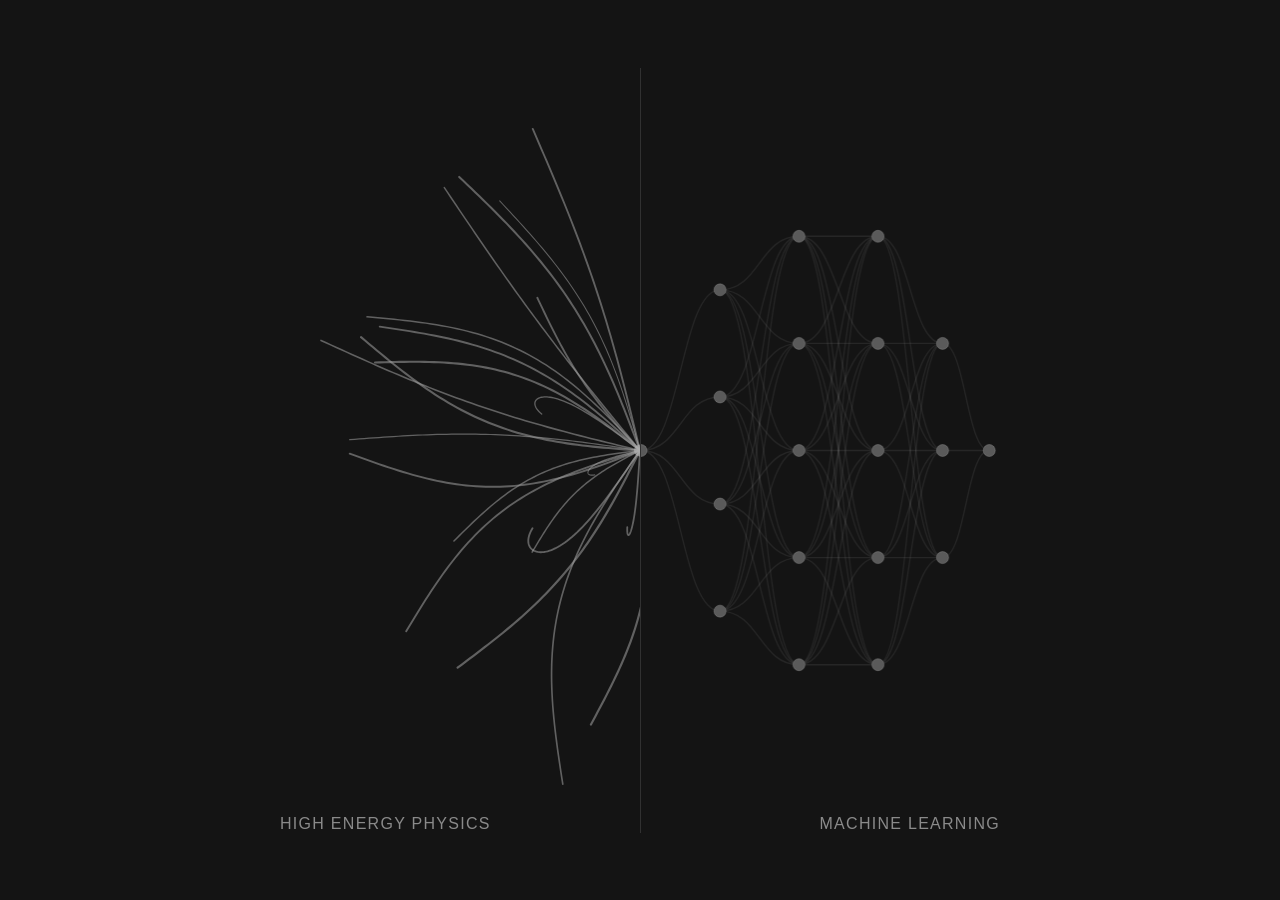
<file: physics-ml-graphic.html>
<!DOCTYPE html>
<html lang="en">
<head>
  <meta charset="UTF-8" />
  <meta name="viewport" content="width=device-width, initial-scale=1.0" />
  <title>High Energy Physics & ML in Medicine</title>
  <style>
    *, *::before, *::after { box-sizing: border-box; margin: 0; padding: 0; }

    /* Colour: match --col-card-bg in style.css */
    body {
      background: #141414;
      display: flex;
      align-items: center;
      justify-content: center;
      min-height: 100vh;
      font-family: sans-serif;
    }

    .panel-wrap {
      display: grid;
      grid-template-columns: 1fr 1fr;
      overflow: hidden;
      width: min(720px, 96vw);
    }

    .panel {
      position: relative;
      height: 85vh; /* change this to resize the graphic */
      overflow: hidden;
      cursor: pointer;
    }

    .panel canvas {
      display: block;
      width: 100%;
      height: 100%;
    }

    .panel-label {
      position: absolute;
      bottom: 0; left: 0; right: 0;
      font-size: 16px;
      font-weight: 500;
      letter-spacing: 0.08em;
      text-transform: uppercase;
      pointer-events: none;
      background: none;
    }

    #panel-ml { border-left: 0.5px solid rgba(255,255,255,0.12); }
    #label-ml  { text-align: right; }
  </style>
</head>
<body>

  <div class="panel-wrap">
    <div class="panel" id="panel-hep"
    onclick="window.parent.postMessage({navigate: './research-qcd.html'}, '*')">
      <canvas id="c-hep"></canvas>
      <div class="panel-label" id="label-hep">High energy physics</div>
    </div>
    <div class="panel" id="panel-ml"
    onclick="window.parent.postMessage({navigate: './research-ai.html'}, '*')">
      <canvas id="c-ml"></canvas>
      <div class="panel-label" id="label-ml">Machine learning</div>
    </div>
  </div>

  <script>
  (function(){
    function lerp(a,b,t){ return a+(b-a)*t; }
    function lerpC(c1,c2,t){
      return {
        r: Math.round(lerp(c1.r,c2.r,t)),
        g: Math.round(lerp(c1.g,c2.g,t)),
        b: Math.round(lerp(c1.b,c2.b,t)),
        a: lerp(c1.a,c2.a,t)
      };
    }
    function rgba(c){ return `rgba(${c.r},${c.g},${c.b},${c.a})`; }

    function initCanvas(cid, pid){
      const canvas = document.getElementById(cid);
      const panel  = document.getElementById(pid);
      const dpr    = window.devicePixelRatio || 1;
      const W = panel.offsetWidth  || 360;
      const H = panel.offsetHeight || 340;
      canvas.width  = W * dpr;
      canvas.height = H * dpr;
      const ctx = canvas.getContext('2d');
      ctx.scale(dpr, dpr);
      return {ctx, W, H};
    }

    /* ── LEFT: Cloud chamber ── */
    (function(){
      let hover = 0, target = 0, raf = null;
      const {ctx, W, H} = initCanvas('c-hep', 'panel-hep');
      const label = document.getElementById('label-hep');
      const OX = W, OY = H / 2;

      const rng = (a, b) => a + Math.random() * (b - a);
      const tracks = Array.from({length: 22}, () => ({
        angle:  rng(Math.PI * 0.52, Math.PI * 1.48),
        len:    rng(W * 0.35, W * 1.1),
        curve:  rng(-0.5, 0.5),
        w:      rng(1.0, 2.2),
        spiral: Math.random() < 0.18,
        isMuon: Math.random() < 0.22
      }));

      function draw(){
        ctx.fillStyle = '#141414';
        ctx.fillRect(0, 0, W, H);

        for(const t of tracks){
          ctx.save();
          ctx.translate(OX, OY);
          ctx.rotate(t.angle);
          ctx.beginPath();
          ctx.moveTo(0, 0);
          for(let s = 1; s <= 60; s++){
            const f = s / 60;
            const shrink = t.spiral ? (1 - f * 0.65) : 1;
            ctx.lineTo(f * t.len * shrink,
                       Math.sin(f * Math.PI) * t.curve * t.len * 0.3 * shrink);
          }
          const greyC = {r:160, g:160, b:160, a:0.55};
          const colC  = t.isMuon ? {r:190, g:110, b:255, a:0.9}
                                 : {r:70,  g:150, b:255, a:0.85};
          ctx.strokeStyle = rgba(lerpC(greyC, colC, hover));
          ctx.lineWidth = t.w;
          ctx.lineCap  = 'round';
          ctx.stroke();
          ctx.restore();
        }

        ctx.beginPath();
        ctx.arc(OX, OY, 6, 0, Math.PI * 2);
        ctx.fillStyle = rgba(lerpC({r:180,g:180,b:180,a:0.6},
                                   {r:255,g:255,b:255,a:0.9}, hover));
        ctx.fill();

        label.style.color = `rgba(255,255,255,${0.5 + hover * 0.45})`;
      }

      function animate(){
        hover += (target - hover) * 0.07;
        draw();
        if(Math.abs(hover - target) > 0.001) raf = requestAnimationFrame(animate);
      }

      const panel = document.getElementById('panel-hep');
      panel.addEventListener('mouseenter', () => { target = 1; cancelAnimationFrame(raf); animate(); });
      panel.addEventListener('mouseleave', () => { target = 0; cancelAnimationFrame(raf); animate(); });
      draw();
    })();

    /* ── RIGHT: Neural network ── */
    (function(){
      let hover = 0, target = 0, raf = null;
      const {ctx, W, H} = initCanvas('c-ml', 'panel-ml');
      const label = document.getElementById('label-ml');
      const OY = H / 2;

      const layerXFrac   = [0,    0.22, 0.44, 0.66, 0.84, 0.97];
      const layerSizes   = [1,    4,    5,    5,    3,    1   ];
      const layerColours = [
        {r:180, g:180, b:180},
        {r:80,  g:200, b:255},
        {r:80,  g:200, b:255},
        {r:80,  g:200, b:255},
        {r:120, g:230, b:160},
        {r:255, g:120, b:150}
      ];

      const nodes = layerSizes.map((n, li) => {
        const xs = layerXFrac[li] * W;
        return Array.from({length: n}, (_, i) => {
          const spread = n === 1 ? 0 : (n - 1) * 0.14 * H;
          const ys = OY - spread / 2 + (n === 1 ? 0 : i * spread / (n - 1));
          return {x: xs, y: ys, li};
        });
      });

      const edges = [];
      for(let li = 0; li < nodes.length - 1; li++){
        for(const a of nodes[li]){
          for(const b of nodes[li + 1]){
            edges.push({a, b, w: Math.random()});
          }
        }
      }

      function draw(){
        ctx.fillStyle = '#141414';
        ctx.fillRect(0, 0, W, H);

        for(const e of edges){
          const c  = lerpC({r:140,g:140,b:140,a:0.15},
                           {r:80, g:210,b:165,a:0.18 + e.w * 0.12}, hover);
          const mx = (e.a.x + e.b.x) / 2;
          ctx.beginPath();
          ctx.moveTo(e.a.x, e.a.y);
          ctx.bezierCurveTo(mx, e.a.y, mx, e.b.y, e.b.x, e.b.y);
          ctx.strokeStyle = rgba(c);
          ctx.lineWidth   = 1.4;
          ctx.stroke();
        }

        nodes.forEach((layer, li) => {
          layer.forEach(node => {
            const r = (li === 0 || li === 5) ? 6 : 6;
            ctx.beginPath();
            ctx.arc(node.x, node.y, r, 0, Math.PI * 2);
            ctx.fillStyle   = rgba(lerpC({r:90,g:90,b:90,a:1},
                                        {...layerColours[li], a:1}, hover));
            ctx.fill();
            ctx.strokeStyle = rgba(lerpC({r:150,g:150,b:150,a:0.4},
                                        {...layerColours[li], a:0.85}, hover));
            ctx.lineWidth = 1;
            ctx.stroke();
          });
        });

        label.style.color = `rgba(255,255,255,${0.5 + hover * 0.45})`;
      }

      function animate(){
        hover += (target - hover) * 0.07;
        draw();
        if(Math.abs(hover - target) > 0.001) raf = requestAnimationFrame(animate);
      }

      const panel = document.getElementById('panel-ml');
      panel.addEventListener('mouseenter', () => { target = 1; cancelAnimationFrame(raf); animate(); });
      panel.addEventListener('mouseleave', () => { target = 0; cancelAnimationFrame(raf); animate(); });
      draw();
    })();

  })();
  </script>

</body>
</html>
</file>
